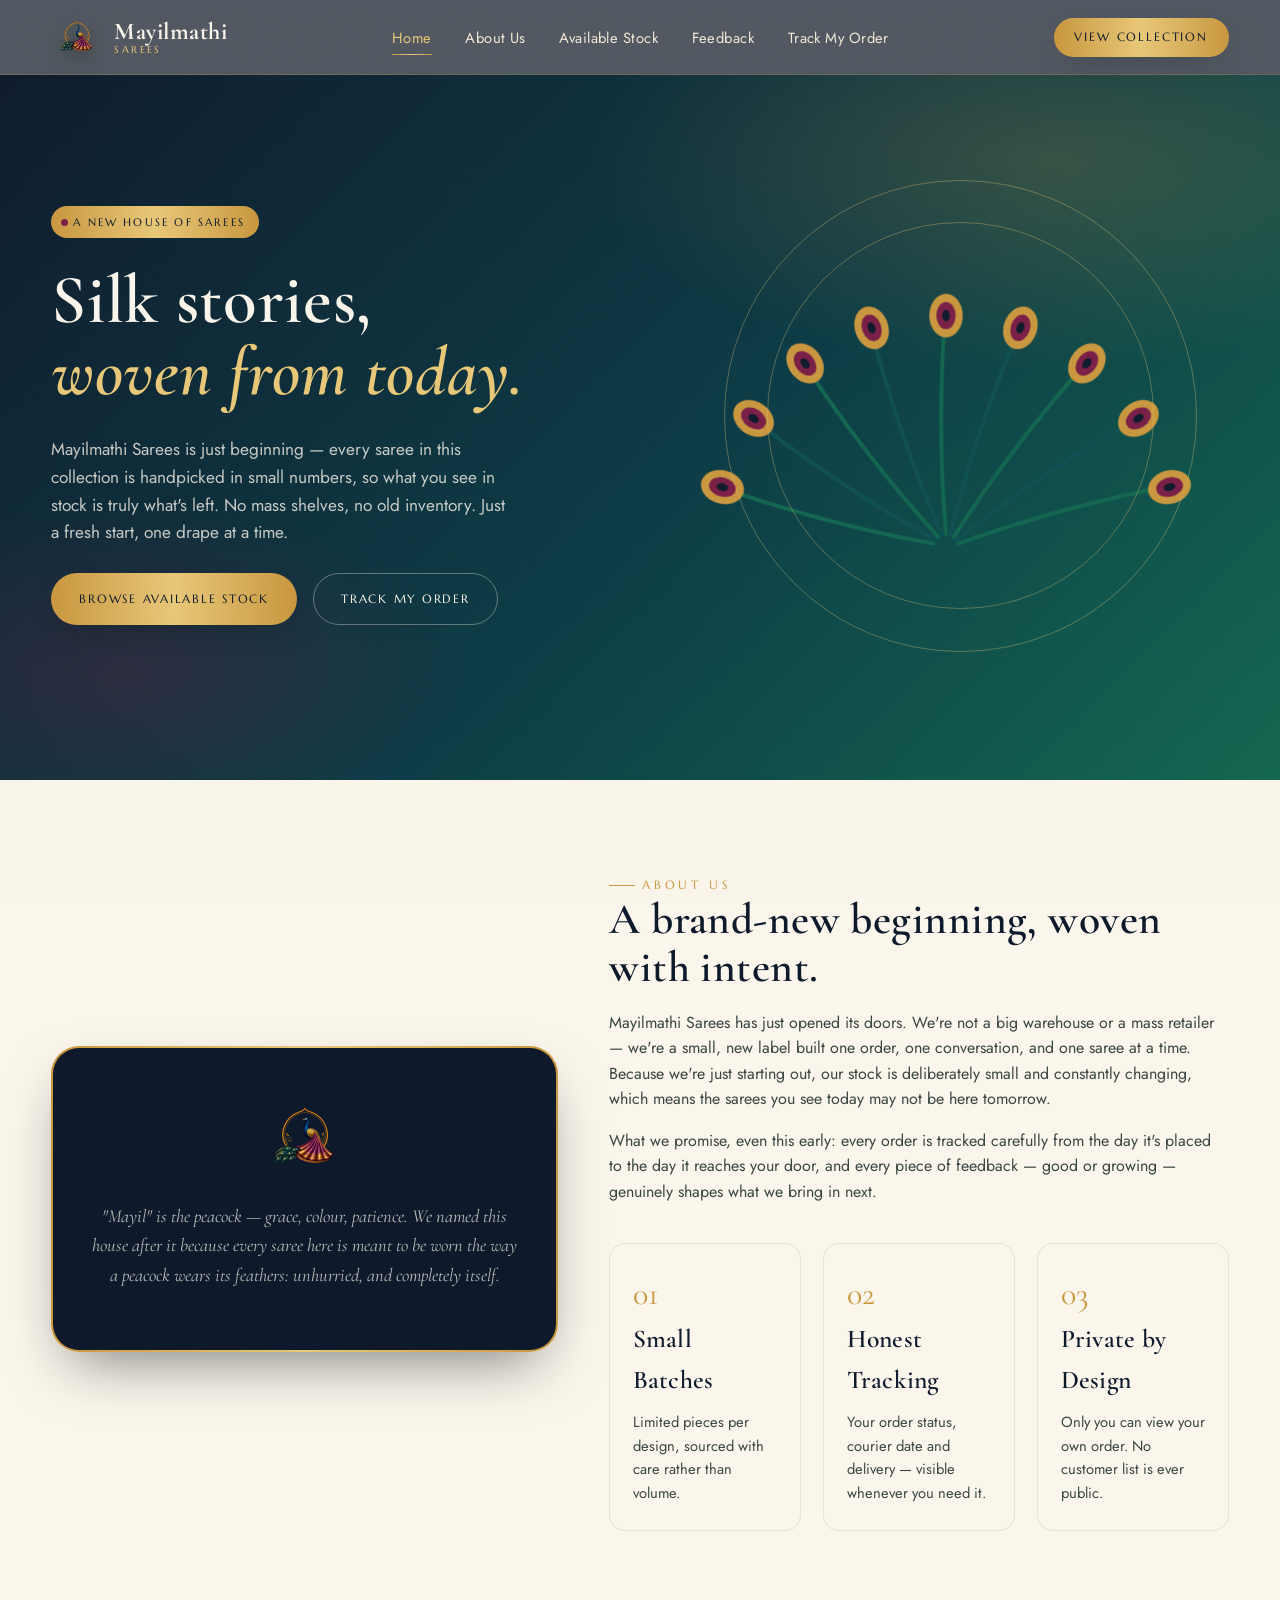
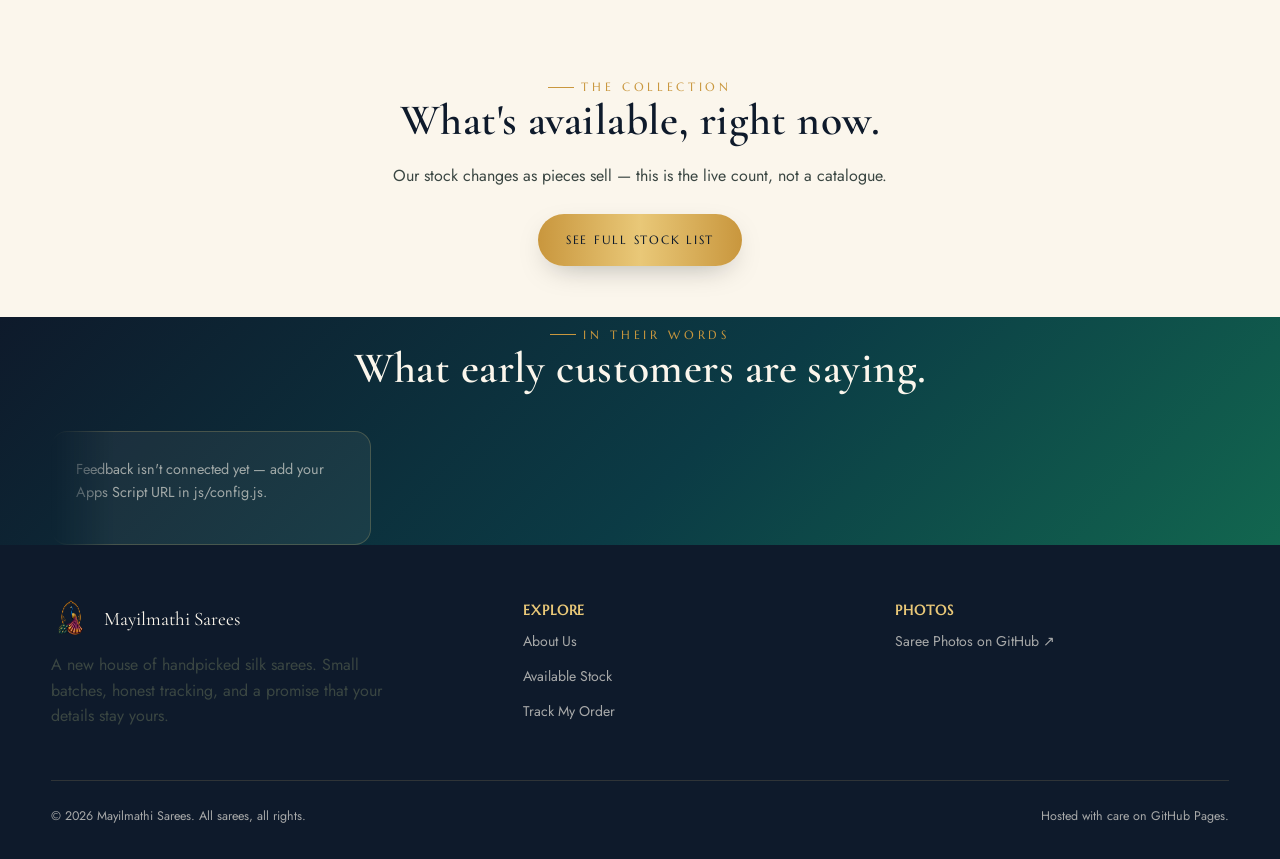
<file: index.html>
<!DOCTYPE html>
<html lang="en">
<head>
<meta charset="UTF-8">
<meta name="viewport" content="width=device-width, initial-scale=1.0">
<title>Mayilmathi Sarees — Handwoven Silk, Newly Woven for You</title>
<meta name="description" content="Mayilmathi Sarees is a new house of handpicked silk sarees. Browse available stock, read real customer feedback, and track your order any time.">
<link rel="icon" href="images/logo.png">
<link rel="stylesheet" href="css/style.css">
</head>
<body>
<div class="grain"></div>

<header class="site-header">
  <nav class="nav container">
    <a href="index.html" class="brand">
      <img src="images/logo.png" alt="Mayilmathi Sarees logo">
      <span class="brand-text">
        <span class="name">Mayilmathi</span>
        <span class="tag">Sarees</span>
      </span>
    </a>
    <ul class="nav-links">
      <li><a href="index.html" class="active">Home</a></li>
      <li><a href="index.html#about">About Us</a></li>
      <li><a href="stock.html">Available Stock</a></li>
      <li><a href="index.html#feedback">Feedback</a></li>
      <li><a href="track.html">Track My Order</a></li>
    </ul>
    <a href="stock.html" class="nav-cta">View Collection</a>
    <button class="nav-toggle" aria-label="Toggle menu"><span></span><span></span><span></span></button>
  </nav>
</header>

<!-- ============ HERO ============ -->
<section class="hero">
  <div class="container hero-grid">
    <div>
      <span class="badge-new"><span class="dot"></span>A New House of Sarees</span>
      <h1>Silk stories,<br><em>woven from today.</em></h1>
      <p class="lede">Mayilmathi Sarees is just beginning — every saree in this collection is handpicked in small numbers, so what you see in stock is truly what's left. No mass shelves, no old inventory. Just a fresh start, one drape at a time.</p>
      <div class="hero-actions">
        <a href="stock.html" class="btn btn-gold">Browse Available Stock</a>
        <a href="track.html" class="btn btn-ghost">Track My Order</a>
      </div>
    </div>
    <div class="feather-stage">
      <div class="ring"></div>
      <div class="ring inner"></div>
      <div data-feather-hero></div>
    </div>
  </div>
</section>

<!-- ============ ABOUT ============ -->
<section class="section" id="about">
  <div class="container">
    <div class="about-grid">
      <div class="about-frame reveal">
        <div class="about-frame-inner">
          <img src="images/logo.png" alt="Mayilmathi Sarees emblem">
          <p class="story">"Mayil" is the peacock — grace, colour, patience. We named this house after it because every saree here is meant to be worn the way a peacock wears its feathers: unhurried, and completely itself.</p>
        </div>
      </div>
      <div class="reveal">
        <span class="eyebrow">About Us</span>
        <h2>A brand-new beginning, woven with intent.</h2>
        <p>Mayilmathi Sarees has just opened its doors. We're not a big warehouse or a mass retailer — we're a small, new label built one order, one conversation, and one saree at a time. Because we're just starting out, our stock is deliberately small and constantly changing, which means the sarees you see today may not be here tomorrow.</p>
        <p>What we promise, even this early: every order is tracked carefully from the day it's placed to the day it reaches your door, and every piece of feedback — good or growing — genuinely shapes what we bring in next.</p>
        <div class="pillars">
          <div class="pillar">
            <div class="num">01</div>
            <h3>Small Batches</h3>
            <p style="margin:0; font-size:0.92rem;">Limited pieces per design, sourced with care rather than volume.</p>
          </div>
          <div class="pillar">
            <div class="num">02</div>
            <h3>Honest Tracking</h3>
            <p style="margin:0; font-size:0.92rem;">Your order status, courier date and delivery — visible whenever you need it.</p>
          </div>
          <div class="pillar">
            <div class="num">03</div>
            <h3>Private by Design</h3>
            <p style="margin:0; font-size:0.92rem;">Only you can view your own order. No customer list is ever public.</p>
          </div>
        </div>
      </div>
    </div>
  </div>
</section>

<!-- ============ STOCK TEASER ============ -->
<section class="section-tight">
  <div class="container" style="text-align:center;">
    <span class="eyebrow" style="justify-content:center;">The Collection</span>
    <h2>What's available, right now.</h2>
    <p style="max-width:56ch; margin:0.6rem auto 1.6rem;">Our stock changes as pieces sell — this is the live count, not a catalogue.</p>
    <a href="stock.html" class="btn btn-gold">See Full Stock List</a>
  </div>
</section>

<!-- ============ FEEDBACK RAIL ============ -->
<section class="section-dark" id="feedback">
  <div class="container">
    <div class="section-head" style="margin:0 auto 2.4rem; text-align:center; max-width:60ch;">
      <span class="eyebrow" style="justify-content:center;">In Their Words</span>
      <h2>What early customers are saying.</h2>
    </div>
  </div>
  <div class="feedback-rail-wrap container" id="feedbackWrap">
    <div class="feedback-rail" id="feedbackRail">
      <div class="feedback-card"><p style="color:rgba(251,246,236,0.6); font-size:0.9rem;">Loading feedback…</p></div>
    </div>
  </div>
</section>

<!-- ============ FOOTER ============ -->
<footer class="site-footer">
  <div class="container">
    <div class="footer-grid">
      <div>
        <div class="footer-brand"><img src="images/logo.png" alt="Mayilmathi Sarees"><span>Mayilmathi Sarees</span></div>
        <p style="max-width:36ch;">A new house of handpicked silk sarees. Small batches, honest tracking, and a promise that your details stay yours.</p>
      </div>
      <div class="footer-col">
        <h4>Explore</h4>
        <ul>
          <li><a href="index.html#about">About Us</a></li>
          <li><a href="stock.html">Available Stock</a></li>
          <li><a href="track.html">Track My Order</a></li>
        </ul>
      </div>
      <div class="footer-col">
        <h4>Photos</h4>
        <ul>
          <li><a href="#" id="repoLink" target="_blank" rel="noopener">Saree Photos on GitHub ↗</a></li>
        </ul>
      </div>
    </div>
    <div class="footer-bottom">
      <span>© <span class="year"></span> Mayilmathi Sarees. All sarees, all rights.</span>
      <span>Hosted with care on GitHub Pages.</span>
    </div>
  </div>
</footer>

<script src="js/config.js"></script>
<script src="js/main.js"></script>
<script>
document.getElementById('repoLink').href = CONFIG.IMAGE_REPO_LINK;

async function loadFeedback(){
  const rail = document.getElementById('feedbackRail');
  try{
    const data = await callApi({ action: 'feedback' });
    const items = (data && data.feedback) || [];
    if (!items.length){
      rail.innerHTML = '<div class="feedback-card"><p style="color:rgba(251,246,236,0.65); font-size:0.9rem;">Be the first to share how your saree arrived — feedback will appear here.</p></div>';
      return;
    }
    // duplicate the list once so the CSS marquee (-50%) loops seamlessly
    const doubled = items.concat(items);
    rail.innerHTML = doubled.map(f => `
      <div class="feedback-card">
        <div class="stars">${starMarkup(f.stars)}</div>
        <p class="quote">"${escapeHtml(f.feedback)}"</p>
        <div class="meta"><span>${escapeHtml(f.name || 'Customer')}</span><span>${escapeHtml(f.product || '')}</span></div>
      </div>`).join('');
  }catch(err){
    rail.innerHTML = '<div class="feedback-card"><p style="color:rgba(251,246,236,0.6); font-size:0.9rem;">Feedback isn\'t connected yet — add your Apps Script URL in js/config.js.</p></div>';
    console.warn('Feedback load failed:', err.message);
  }
}
function escapeHtml(str){
  const d = document.createElement('div');
  d.textContent = str == null ? '' : String(str);
  return d.innerHTML;
}
loadFeedback();
</script>
</body>
</html>
</file>
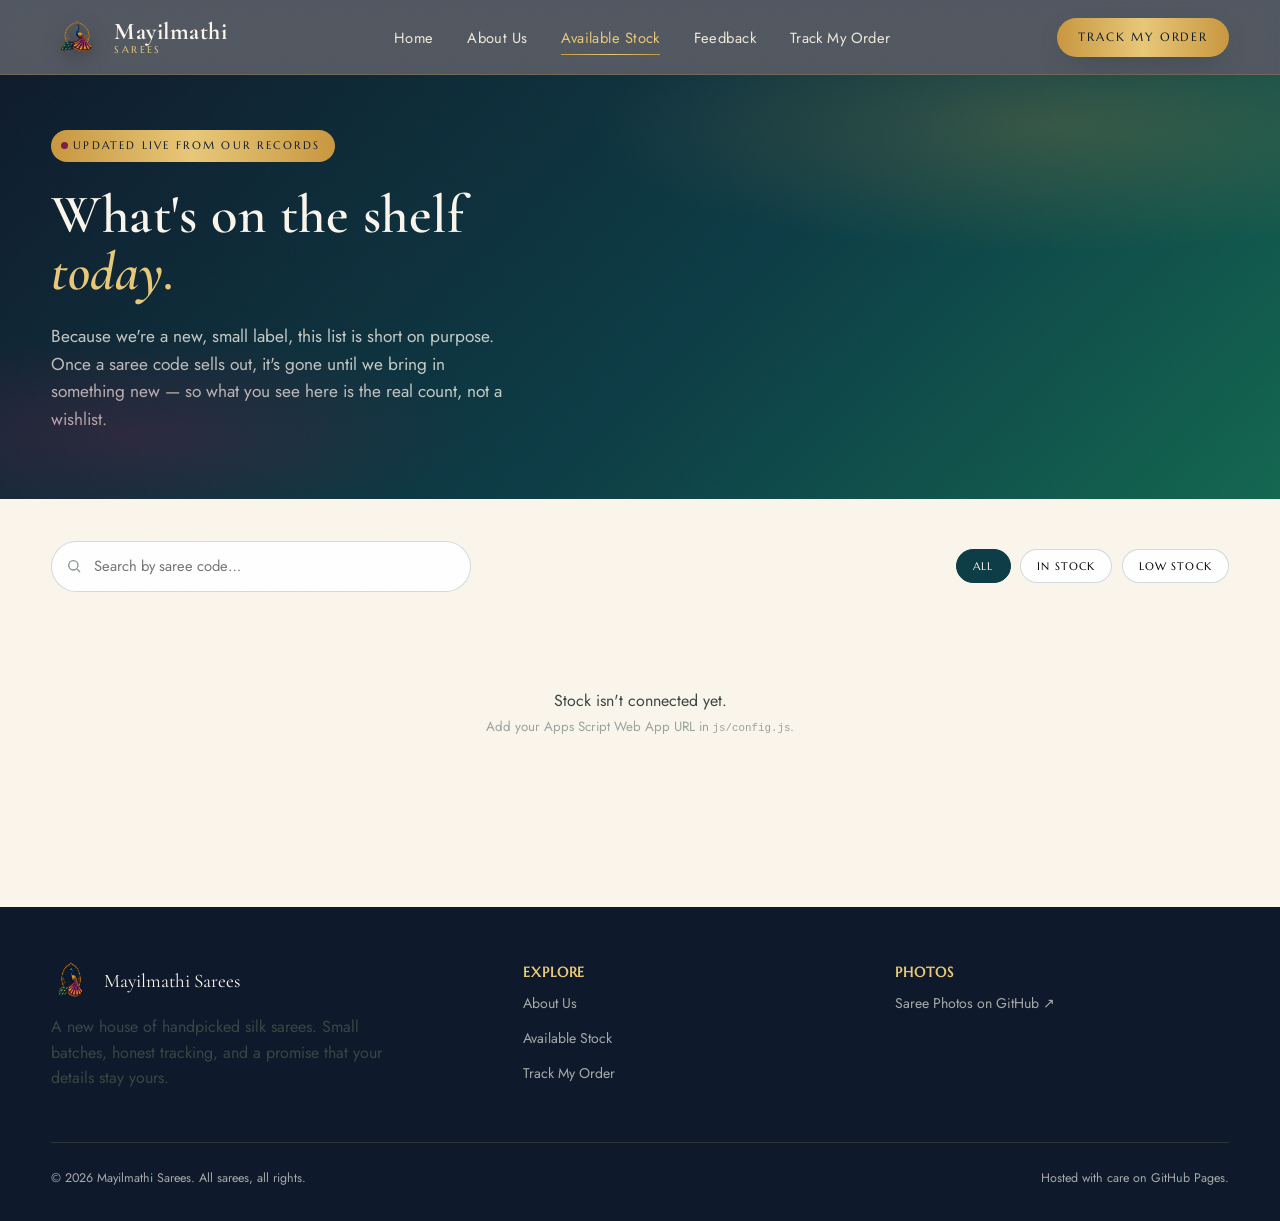
<file: stock.html>
<!DOCTYPE html>
<html lang="en">
<head>
<meta charset="UTF-8">
<meta name="viewport" content="width=device-width, initial-scale=1.0">
<title>Available Stock — Mayilmathi Sarees</title>
<meta name="description" content="See exactly what's in stock at Mayilmathi Sarees right now, pulled live from our records.">
<link rel="icon" href="images/logo.png">
<link rel="stylesheet" href="css/style.css">
</head>
<body>
<div class="grain"></div>

<header class="site-header">
  <nav class="nav container">
    <a href="index.html" class="brand">
      <img src="images/logo.png" alt="Mayilmathi Sarees logo">
      <span class="brand-text"><span class="name">Mayilmathi</span><span class="tag">Sarees</span></span>
    </a>
    <ul class="nav-links">
      <li><a href="index.html">Home</a></li>
      <li><a href="index.html#about">About Us</a></li>
      <li><a href="stock.html" class="active">Available Stock</a></li>
      <li><a href="index.html#feedback">Feedback</a></li>
      <li><a href="track.html">Track My Order</a></li>
    </ul>
    <a href="track.html" class="nav-cta">Track My Order</a>
    <button class="nav-toggle" aria-label="Toggle menu"><span></span><span></span><span></span></button>
  </nav>
</header>

<section class="hero" style="padding: 3.4rem 0 3rem;">
  <div class="container">
    <span class="badge-new"><span class="dot"></span>Updated Live From Our Records</span>
    <h1 style="font-size: clamp(2.2rem, 4.4vw, 3.4rem);">What's on the shelf<br><em>today.</em></h1>
    <p class="lede">Because we're a new, small label, this list is short on purpose. Once a saree code sells out, it's gone until we bring in something new — so what you see here is the real count, not a wishlist.</p>
  </div>
</section>

<section class="section" style="padding-top: 2.6rem;">
  <div class="container">
    <div class="toolbar">
      <div class="search-box">
        <svg viewBox="0 0 24 24" fill="none" stroke="currentColor" stroke-width="2"><circle cx="11" cy="11" r="7"/><line x1="21" y1="21" x2="16.65" y2="16.65"/></svg>
        <input type="text" id="searchInput" placeholder="Search by saree code…" aria-label="Search saree code">
      </div>
      <div style="display:flex; gap:0.6rem; flex-wrap:wrap;">
        <button class="filter-chip active" data-filter="all">All</button>
        <button class="filter-chip" data-filter="in">In Stock</button>
        <button class="filter-chip" data-filter="low">Low Stock</button>
      </div>
    </div>

    <div class="stock-grid" id="stockGrid">
      <div class="skeleton"></div><div class="skeleton"></div><div class="skeleton"></div><div class="skeleton"></div>
    </div>

    <div class="empty-state" id="emptyState" style="display:none;">
      <svg viewBox="0 0 24 24" fill="none" stroke="currentColor" stroke-width="1.5"><path d="M3 7h18M3 12h18M3 17h18"/></svg>
      <p>No sarees match that search right now.</p>
    </div>
  </div>
</section>

<footer class="site-footer">
  <div class="container">
    <div class="footer-grid">
      <div>
        <div class="footer-brand"><img src="images/logo.png" alt="Mayilmathi Sarees"><span>Mayilmathi Sarees</span></div>
        <p style="max-width:36ch;">A new house of handpicked silk sarees. Small batches, honest tracking, and a promise that your details stay yours.</p>
      </div>
      <div class="footer-col">
        <h4>Explore</h4>
        <ul>
          <li><a href="index.html#about">About Us</a></li>
          <li><a href="stock.html">Available Stock</a></li>
          <li><a href="track.html">Track My Order</a></li>
        </ul>
      </div>
      <div class="footer-col">
        <h4>Photos</h4>
        <ul><li><a href="#" id="repoLink" target="_blank" rel="noopener">Saree Photos on GitHub ↗</a></li></ul>
      </div>
    </div>
    <div class="footer-bottom">
      <span>© <span class="year"></span> Mayilmathi Sarees. All sarees, all rights.</span>
      <span>Hosted with care on GitHub Pages.</span>
    </div>
  </div>
</footer>

<script src="js/config.js"></script>
<script src="js/main.js"></script>
<script src="js/stock.js"></script>
</body>
</html>
</file>
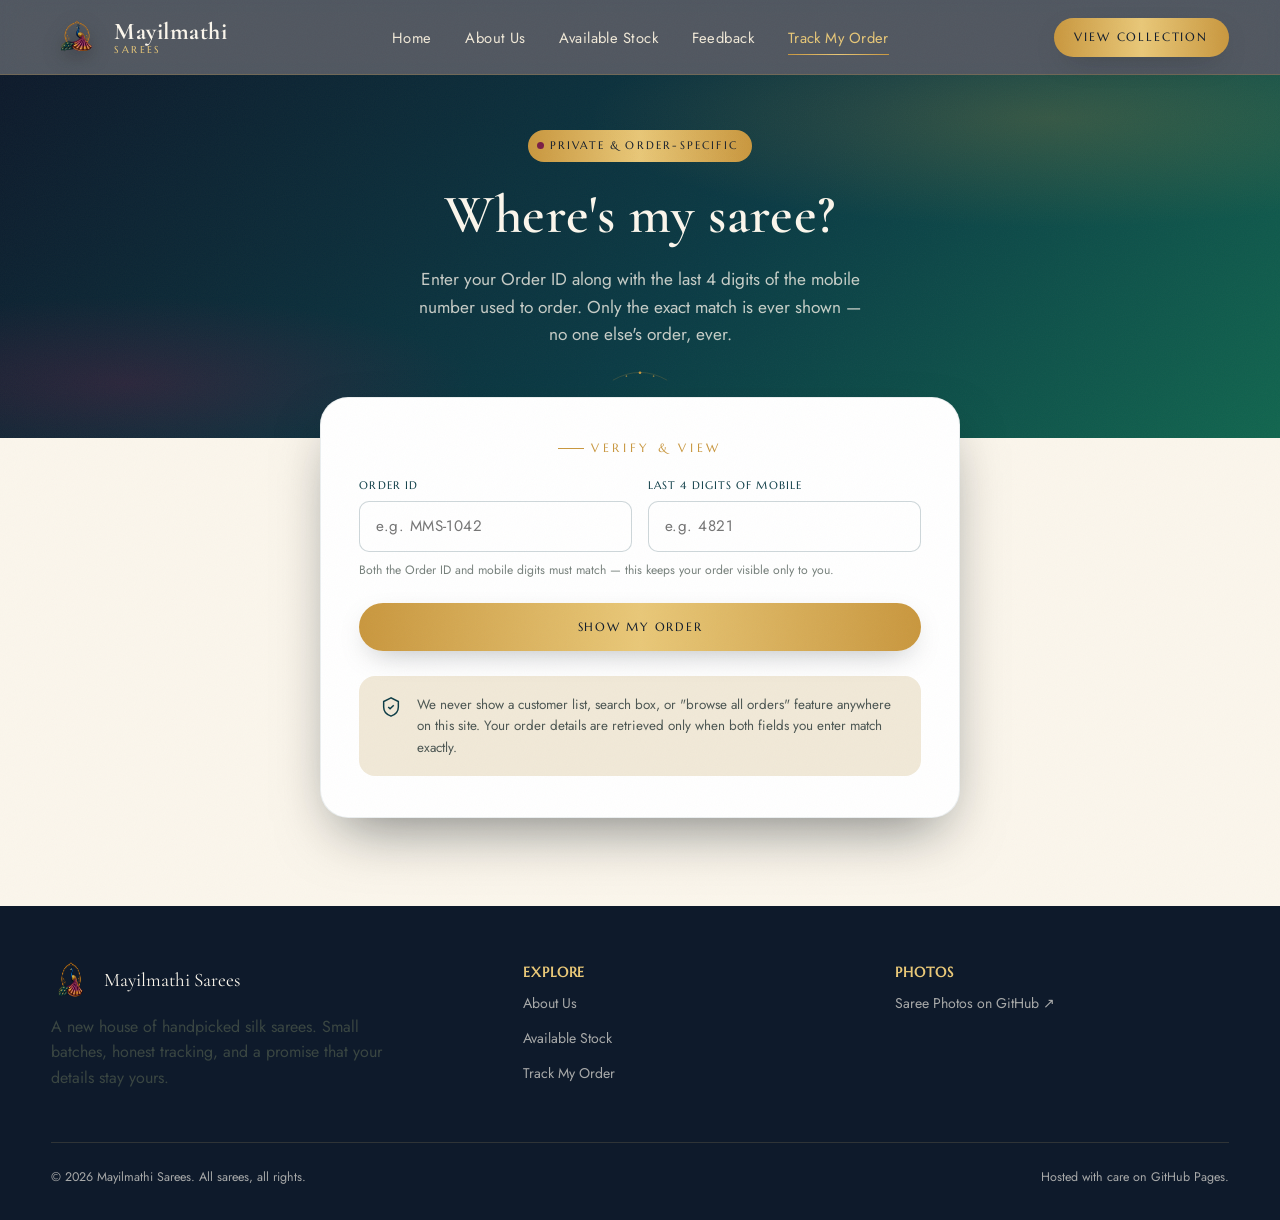
<file: track.html>
<!DOCTYPE html>
<html lang="en">
<head>
<meta charset="UTF-8">
<meta name="viewport" content="width=device-width, initial-scale=1.0">
<title>Track My Order — Mayilmathi Sarees</title>
<meta name="description" content="Enter your Order ID and mobile number to privately view your Mayilmathi Sarees order status.">
<link rel="icon" href="images/logo.png">
<link rel="stylesheet" href="css/style.css">
</head>
<body>
<div class="grain"></div>

<header class="site-header">
  <nav class="nav container">
    <a href="index.html" class="brand">
      <img src="images/logo.png" alt="Mayilmathi Sarees logo">
      <span class="brand-text"><span class="name">Mayilmathi</span><span class="tag">Sarees</span></span>
    </a>
    <ul class="nav-links">
      <li><a href="index.html">Home</a></li>
      <li><a href="index.html#about">About Us</a></li>
      <li><a href="stock.html">Available Stock</a></li>
      <li><a href="index.html#feedback">Feedback</a></li>
      <li><a href="track.html" class="active">Track My Order</a></li>
    </ul>
    <a href="stock.html" class="nav-cta">View Collection</a>
    <button class="nav-toggle" aria-label="Toggle menu"><span></span><span></span><span></span></button>
  </nav>
</header>

<section class="hero" style="padding: 3.4rem 0 4.5rem;">
  <div class="container" style="text-align:center;">
    <span class="badge-new" style="margin-inline:auto;"><span class="dot"></span>Private &amp; Order-Specific</span>
    <h1 style="font-size: clamp(2.2rem, 4.4vw, 3.4rem);">Where's my saree?</h1>
    <p class="lede" style="margin-inline:auto;">Enter your Order ID along with the last 4 digits of the mobile number used to order. Only the exact match is ever shown — no one else's order, ever.</p>
  </div>
</section>

<section class="section" style="padding-top: 0; margin-top: -2.6rem;">
  <div class="container">
    <div class="track-panel reveal in">
      <div class="arch" data-feather-divider></div>
      <span class="eyebrow" style="justify-content:center; display:flex; margin-bottom:1.2rem;">Verify &amp; View</span>
      <form id="trackForm" autocomplete="off">
        <div class="field-row">
          <div class="field">
            <label for="orderId">Order ID</label>
            <input type="text" id="orderId" name="orderId" placeholder="e.g. MMS-1042" required>
          </div>
          <div class="field">
            <label for="phone4">Last 4 Digits of Mobile</label>
            <input type="text" id="phone4" name="phone4" placeholder="e.g. 4821" inputmode="numeric" pattern="[0-9]{4}" maxlength="4" required>
          </div>
        </div>
        <p class="field-hint">Both the Order ID and mobile digits must match — this keeps your order visible only to you.</p>
        <button type="submit" class="btn btn-gold" id="trackSubmit">Show My Order</button>
      </form>

      <div class="track-status" id="trackStatus"></div>

      <div class="privacy-note">
        <svg viewBox="0 0 24 24" fill="none" stroke="currentColor" stroke-width="1.6"><path d="M12 2 4 6v6c0 5 3.5 8.5 8 10 4.5-1.5 8-5 8-10V6l-8-4Z"/><path d="m9 12 2 2 4-4"/></svg>
        <span>We never show a customer list, search box, or "browse all orders" feature anywhere on this site. Your order details are retrieved only when both fields you enter match exactly.</span>
      </div>
    </div>

    <div class="order-results" id="orderResults" style="display:none;"></div>
  </div>
</section>

<footer class="site-footer">
  <div class="container">
    <div class="footer-grid">
      <div>
        <div class="footer-brand"><img src="images/logo.png" alt="Mayilmathi Sarees"><span>Mayilmathi Sarees</span></div>
        <p style="max-width:36ch;">A new house of handpicked silk sarees. Small batches, honest tracking, and a promise that your details stay yours.</p>
      </div>
      <div class="footer-col">
        <h4>Explore</h4>
        <ul>
          <li><a href="index.html#about">About Us</a></li>
          <li><a href="stock.html">Available Stock</a></li>
          <li><a href="track.html">Track My Order</a></li>
        </ul>
      </div>
      <div class="footer-col">
        <h4>Photos</h4>
        <ul><li><a href="#" id="repoLink" target="_blank" rel="noopener">Saree Photos on GitHub ↗</a></li></ul>
      </div>
    </div>
    <div class="footer-bottom">
      <span>© <span class="year"></span> Mayilmathi Sarees. All sarees, all rights.</span>
      <span>Hosted with care on GitHub Pages.</span>
    </div>
  </div>
</footer>

<script src="js/config.js"></script>
<script src="js/main.js"></script>
<script src="js/track.js"></script>
</body>
</html>
</file>
<file: css/style.css>
/* ============================================================
   MAYILMATHI SAREES — DESIGN SYSTEM
   Palette   : peacock teal / midnight indigo / temple gold / wine
   Display   : 'Cormorant Garamond'  (headlines, italic accents)
   Eyebrow   : 'Marcellus'           (carved, temple-inscription feel)
   Body/UI   : 'Jost'                (clean, modern, legible)
   Signature : the unfurling peacock-feather fan, echoed in dividers,
               loaders, the order-lookup reveal and the feedback rail.
============================================================ */

@import url('https://fonts.googleapis.com/css2?family=Cormorant+Garamond:ital,wght@0,400;0,500;0,600;0,700;1,500;1,600&family=Marcellus&family=Jost:wght@300;400;500;600;700&display=swap');

:root{
  --peacock:      #0B3B45;
  --peacock-2:    #0E4F52;
  --midnight:     #0E1A2B;
  --midnight-2:   #16283F;
  --wine:         #7A1E46;
  --wine-2:       #9C2D57;
  --gold:         #C9973E;
  --gold-light:   #E9C878;
  --gold-pale:    #F4E3B2;
  --emerald:      #12664F;
  --ivory:        #FBF6EC;
  --ivory-dim:    #F1E9D8;
  --ink:          #16211F;

  --grad-royal: linear-gradient(135deg, var(--midnight) 0%, var(--peacock) 55%, var(--emerald) 100%);
  --grad-gold:  linear-gradient(90deg, var(--gold) 0%, var(--gold-light) 50%, var(--gold) 100%);
  --grad-pallu: linear-gradient(160deg, var(--wine) 0%, var(--wine-2) 45%, var(--gold) 130%);

  --shadow-deep: 0 25px 60px -20px rgba(6, 15, 20, 0.55);
  --shadow-soft: 0 10px 30px -12px rgba(6, 15, 20, 0.35);

  --radius-lg: 28px;
  --radius-md: 16px;
  --radius-sm: 10px;

  --ease-silk: cubic-bezier(.22,.61,.36,1);
  --dur-slow: 900ms;
  --dur-med: 480ms;
  --dur-fast: 220ms;
}

*, *::before, *::after{ box-sizing: border-box; }
html{ scroll-behavior: smooth; }

@media (prefers-reduced-motion: reduce){
  html{ scroll-behavior: auto; }
  *, *::before, *::after{
    animation-duration: 0.001ms !important;
    animation-iteration-count: 1 !important;
    transition-duration: 0.001ms !important;
    scroll-behavior: auto !important;
  }
}

body{
  margin: 0;
  background: var(--ivory);
  color: var(--ink);
  font-family: 'Jost', sans-serif;
  font-weight: 400;
  line-height: 1.6;
  overflow-x: hidden;
  -webkit-font-smoothing: antialiased;
}

h1, h2, h3, h4{
  font-family: 'Cormorant Garamond', serif;
  font-weight: 600;
  margin: 0 0 0.4em;
  color: var(--midnight);
  letter-spacing: 0.01em;
}

h1{ font-size: clamp(2.6rem, 5.4vw, 4.6rem); line-height: 1.05; }
h2{ font-size: clamp(1.9rem, 3.4vw, 2.9rem); line-height: 1.12; }
h3{ font-size: clamp(1.3rem, 2vw, 1.7rem); }

p{ margin: 0 0 1em; color: #3A4642; }

a{ color: inherit; text-decoration: none; }

.eyebrow{
  font-family: 'Marcellus', serif;
  text-transform: uppercase;
  letter-spacing: 0.32em;
  font-size: 0.72rem;
  color: var(--gold);
  display: inline-flex;
  align-items: center;
  gap: 0.6em;
}
.eyebrow::before{
  content: '';
  width: 26px; height: 1px;
  background: var(--gold);
  display: inline-block;
}

.container{
  width: min(1180px, 92%);
  margin: 0 auto;
}

img{ max-width: 100%; display: block; }

::selection{ background: var(--gold-light); color: var(--midnight); }

/* focus visibility */
a:focus-visible, button:focus-visible, input:focus-visible{
  outline: 2px solid var(--gold);
  outline-offset: 3px;
  border-radius: 4px;
}

/* ============================= NAV ============================= */
.site-header{
  position: sticky;
  top: 0;
  z-index: 100;
  background: rgba(14, 26, 43, 0.72);
  backdrop-filter: blur(14px) saturate(140%);
  -webkit-backdrop-filter: blur(14px) saturate(140%);
  border-bottom: 1px solid rgba(201, 151, 62, 0.25);
  transition: background var(--dur-med) var(--ease-silk);
}

.nav{
  display: flex;
  align-items: center;
  justify-content: space-between;
  padding: 0.7rem 0;
}

.brand{
  display: flex;
  align-items: center;
  gap: 0.7rem;
}
.brand img{
  height: 52px;
  width: 52px;
  object-fit: contain;
  filter: drop-shadow(0 4px 10px rgba(0,0,0,0.35));
}
.brand-text{
  display: flex;
  flex-direction: column;
  line-height: 1.05;
}
.brand-text .name{
  font-family: 'Cormorant Garamond', serif;
  font-weight: 700;
  font-size: 1.5rem;
  color: var(--ivory);
  letter-spacing: 0.02em;
}
.brand-text .tag{
  font-family: 'Marcellus', serif;
  font-size: 0.62rem;
  letter-spacing: 0.24em;
  text-transform: uppercase;
  color: var(--gold-light);
}

.nav-links{
  display: flex;
  align-items: center;
  gap: 2.1rem;
  list-style: none;
  margin: 0; padding: 0;
}
.nav-links a{
  position: relative;
  font-size: 0.92rem;
  letter-spacing: 0.03em;
  color: var(--ivory-dim);
  padding: 0.3rem 0;
  transition: color var(--dur-fast) ease;
}
.nav-links a::after{
  content: '';
  position: absolute; left: 0; bottom: -2px;
  width: 0; height: 1.5px;
  background: var(--grad-gold);
  transition: width var(--dur-med) var(--ease-silk);
}
.nav-links a:hover, .nav-links a.active{ color: var(--gold-light); }
.nav-links a:hover::after, .nav-links a.active::after{ width: 100%; }

.nav-cta{
  font-family: 'Marcellus', serif;
  font-size: 0.72rem;
  letter-spacing: 0.16em;
  text-transform: uppercase;
  color: var(--midnight);
  background: var(--grad-gold);
  padding: 0.65rem 1.3rem;
  border-radius: 999px;
  box-shadow: var(--shadow-soft);
  transition: transform var(--dur-fast) ease, box-shadow var(--dur-fast) ease;
}
.nav-cta:hover{ transform: translateY(-2px); box-shadow: 0 14px 30px -10px rgba(201,151,62,0.55); }

.nav-toggle{
  display: none;
  background: none;
  border: none;
  cursor: pointer;
  width: 40px; height: 32px;
  position: relative;
}
.nav-toggle span{
  position: absolute; left: 6px; right: 6px; height: 2px;
  background: var(--gold-light);
  transition: all var(--dur-fast) var(--ease-silk);
}
.nav-toggle span:nth-child(1){ top: 8px; }
.nav-toggle span:nth-child(2){ top: 16px; }
.nav-toggle span:nth-child(3){ top: 24px; }
.nav-toggle.open span:nth-child(1){ transform: translateY(8px) rotate(45deg); }
.nav-toggle.open span:nth-child(2){ opacity: 0; }
.nav-toggle.open span:nth-child(3){ transform: translateY(-8px) rotate(-45deg); }

@media (max-width: 860px){
  .nav-toggle{ display: block; }
  .nav-links{
    position: fixed; inset: 68px 0 auto 0;
    flex-direction: column;
    background: rgba(14,26,43,0.98);
    padding: 1.4rem 0 2rem;
    gap: 1.1rem;
    transform: translateY(-140%);
    opacity: 0;
    transition: transform var(--dur-med) var(--ease-silk), opacity var(--dur-med) ease;
    border-bottom: 1px solid rgba(201,151,62,0.25);
  }
  .nav-links.open{ transform: translateY(0); opacity: 1; }
  .nav-cta{ display: none; }
}

/* ============================= HERO ============================= */
.hero{
  position: relative;
  background: var(--grad-royal);
  overflow: hidden;
  padding: 4.5rem 0 6rem;
  isolation: isolate;
}
.hero::before{
  content: '';
  position: absolute; inset: 0;
  background:
    radial-gradient(60% 50% at 82% 12%, rgba(201,151,62,0.22), transparent 60%),
    radial-gradient(45% 40% at 10% 85%, rgba(122,30,70,0.28), transparent 60%);
  z-index: 0;
}
.hero-grid{
  position: relative; z-index: 1;
  display: grid;
  grid-template-columns: 1.05fr 0.95fr;
  gap: 3rem;
  align-items: center;
}
@media (max-width: 900px){ .hero-grid{ grid-template-columns: 1fr; } }

.hero h1{ color: var(--ivory); margin-top: 0.5rem; }
.hero h1 em{
  font-style: italic;
  color: var(--gold-light);
}
.hero .lede{
  color: rgba(251,246,236,0.78);
  font-size: 1.08rem;
  max-width: 46ch;
}
.hero-actions{ display: flex; gap: 1rem; flex-wrap: wrap; margin-top: 1.6rem; }

.btn{
  font-family: 'Marcellus', serif;
  font-size: 0.78rem;
  letter-spacing: 0.14em;
  text-transform: uppercase;
  padding: 0.95rem 1.7rem;
  border-radius: 999px;
  border: 1px solid transparent;
  cursor: pointer;
  display: inline-flex;
  align-items: center;
  gap: 0.6em;
  transition: transform var(--dur-fast) var(--ease-silk), box-shadow var(--dur-fast) ease, background var(--dur-fast) ease;
}
.btn-gold{
  background: var(--grad-gold);
  color: var(--midnight);
  box-shadow: var(--shadow-soft);
}
.btn-gold:hover{ transform: translateY(-3px); box-shadow: 0 16px 34px -12px rgba(201,151,62,0.6); }
.btn-ghost{
  background: transparent;
  color: var(--ivory);
  border-color: rgba(251,246,236,0.35);
}
.btn-ghost:hover{ border-color: var(--gold-light); color: var(--gold-light); transform: translateY(-3px); }

.badge-new{
  display: inline-flex;
  align-items: center;
  gap: 0.5em;
  font-family: 'Marcellus', serif;
  font-size: 0.68rem;
  letter-spacing: 0.2em;
  text-transform: uppercase;
  color: var(--midnight);
  background: var(--grad-gold);
  padding: 0.45rem 0.9rem 0.45rem 0.6rem;
  border-radius: 999px;
  margin-bottom: 1.1rem;
}
.badge-new .dot{
  width: 7px; height: 7px; border-radius: 50%;
  background: var(--wine);
  animation: pulse-dot 1.8s ease-in-out infinite;
}
@keyframes pulse-dot{
  0%, 100%{ transform: scale(1); opacity: 1; }
  50%{ transform: scale(1.5); opacity: 0.5; }
}

/* ---- Signature: unfurling peacock feather-fan ---- */
.feather-stage{
  position: relative;
  aspect-ratio: 1 / 1;
  display: flex;
  align-items: center;
  justify-content: center;
}
.feather-fan{
  width: min(420px, 90%);
  overflow: visible;
}
.feather-fan .quill{
  transform-origin: 50% 100%;
  transform: rotate(var(--rot, 0deg)) scaleY(0.15);
  opacity: 0;
  animation: unfurl var(--dur-slow) var(--ease-silk) forwards;
  animation-delay: var(--delay, 0ms);
}
@keyframes unfurl{
  to{ transform: rotate(var(--rot, 0deg)) scaleY(1); opacity: 1; }
}
.feather-fan .eye{
  animation: shimmer 4.5s ease-in-out infinite;
  animation-delay: var(--delay, 0ms);
  transform-origin: center;
}
@keyframes shimmer{
  0%, 100%{ filter: brightness(1); }
  50%{ filter: brightness(1.28); }
}
.feather-stage .ring{
  position: absolute; inset: 6%;
  border: 1px solid rgba(233,200,120,0.35);
  border-radius: 50%;
  animation: spin-slow 46s linear infinite;
}
.feather-stage .ring.inner{ inset: 14%; animation-duration: 34s; animation-direction: reverse; }
@keyframes spin-slow{ to{ transform: rotate(360deg); } }

/* ============================= SECTIONS ============================= */
.section{ padding: 5.5rem 0; }
.section-tight{ padding: 3.2rem 0; }
.section-dark{
  background: var(--grad-royal);
  color: var(--ivory);
}
.section-dark h2, .section-dark h3{ color: var(--ivory); }
.section-dark p{ color: rgba(251,246,236,0.75); }

.section-head{
  max-width: 62ch;
  margin-bottom: 2.6rem;
}

.divider-fan{
  display: flex; align-items: center; justify-content: center;
  gap: 0.5rem;
  margin: 0.6rem 0 2.2rem;
  opacity: 0.85;
}
.divider-fan svg{ width: 120px; height: 22px; }

/* ============================= ABOUT ============================= */
.about-grid{
  display: grid;
  grid-template-columns: 0.9fr 1.1fr;
  gap: 3.2rem;
  align-items: center;
}
@media (max-width: 900px){ .about-grid{ grid-template-columns: 1fr; } }

.about-frame{
  position: relative;
  border-radius: var(--radius-lg);
  padding: 2px;
  background: var(--grad-gold);
  box-shadow: var(--shadow-deep);
}
.about-frame-inner{
  background: var(--midnight);
  border-radius: calc(var(--radius-lg) - 2px);
  padding: 2.6rem 2.2rem;
  display: flex;
  flex-direction: column;
  align-items: center;
  text-align: center;
  gap: 1rem;
}
.about-frame-inner img{ height: 96px; width: 96px; object-fit: contain; }
.about-frame-inner .story{ color: rgba(251,246,236,0.72); font-style: italic; font-family: 'Cormorant Garamond', serif; font-size: 1.15rem; }

.pillars{
  display: grid;
  grid-template-columns: repeat(3, 1fr);
  gap: 1.4rem;
  margin-top: 2.4rem;
}
@media (max-width: 640px){ .pillars{ grid-template-columns: 1fr; } }
.pillar{
  background: var(--ivory);
  border: 1px solid rgba(11,59,69,0.1);
  border-radius: var(--radius-md);
  padding: 1.5rem 1.4rem;
  transition: transform var(--dur-med) var(--ease-silk), box-shadow var(--dur-med) ease;
}
.pillar:hover{ transform: translateY(-6px); box-shadow: var(--shadow-soft); }
.pillar .num{ font-family: 'Cormorant Garamond', serif; font-size: 2rem; color: var(--gold); }

/* ============================= FEEDBACK RAIL (horizontal auto-scroll) ============================= */
.feedback-rail-wrap{
  position: relative;
  --fade: 64px;
  mask-image: linear-gradient(90deg, transparent 0, #000 var(--fade), #000 calc(100% - var(--fade)), transparent 100%);
  -webkit-mask-image: linear-gradient(90deg, transparent 0, #000 var(--fade), #000 calc(100% - var(--fade)), transparent 100%);
}
.feedback-rail{
  display: flex;
  gap: 1.3rem;
  width: max-content;
  animation: scroll-rail 42s linear infinite;
}
.feedback-rail-wrap:hover .feedback-rail,
.feedback-rail-wrap:focus-within .feedback-rail{ animation-play-state: paused; }
@keyframes scroll-rail{
  from{ transform: translateX(0); }
  to{ transform: translateX(-50%); }
}
.feedback-card{
  flex: 0 0 320px;
  background: rgba(251,246,236,0.06);
  border: 1px solid rgba(233,200,120,0.22);
  border-radius: var(--radius-md);
  padding: 1.6rem 1.5rem;
  backdrop-filter: blur(6px);
}
.stars{ color: var(--gold-light); letter-spacing: 0.15em; font-size: 1rem; margin-bottom: 0.6rem; }
.stars .off{ color: rgba(233,200,120,0.25); }
.feedback-card .quote{ font-family: 'Cormorant Garamond', serif; font-style: italic; font-size: 1.08rem; color: var(--ivory); }
.feedback-card .meta{ margin-top: 1rem; display: flex; justify-content: space-between; font-size: 0.75rem; color: rgba(251,246,236,0.55); letter-spacing: 0.04em; }

/* ============================= STOCK GRID ============================= */
.toolbar{
  display: flex;
  flex-wrap: wrap;
  gap: 1rem;
  align-items: center;
  justify-content: space-between;
  margin-bottom: 2rem;
}
.search-box{
  position: relative;
  flex: 1 1 320px;
  max-width: 420px;
}
.search-box input{
  width: 100%;
  padding: 0.85rem 1.1rem 0.85rem 2.6rem;
  border-radius: 999px;
  border: 1px solid rgba(11,59,69,0.18);
  background: #fff;
  font-family: 'Jost', sans-serif;
  font-size: 0.92rem;
  transition: border-color var(--dur-fast) ease, box-shadow var(--dur-fast) ease;
}
.search-box input:focus{ border-color: var(--gold); box-shadow: 0 0 0 4px rgba(201,151,62,0.15); outline: none; }
.search-box svg{ position: absolute; left: 0.95rem; top: 50%; transform: translateY(-50%); width: 16px; height: 16px; opacity: 0.5; }

.filter-chip{
  font-family: 'Marcellus', serif;
  font-size: 0.7rem;
  letter-spacing: 0.1em;
  text-transform: uppercase;
  padding: 0.55rem 1rem;
  border-radius: 999px;
  border: 1px solid rgba(11,59,69,0.18);
  background: #fff;
  cursor: pointer;
  transition: all var(--dur-fast) ease;
}
.filter-chip.active, .filter-chip:hover{
  background: var(--peacock);
  color: var(--ivory);
  border-color: var(--peacock);
}

.stock-grid{
  display: grid;
  grid-template-columns: repeat(auto-fill, minmax(260px, 1fr));
  gap: 1.6rem;
}
.stock-card{
  background: #fff;
  border-radius: var(--radius-md);
  overflow: hidden;
  box-shadow: var(--shadow-soft);
  border: 1px solid rgba(11,59,69,0.08);
  transition: transform var(--dur-med) var(--ease-silk), box-shadow var(--dur-med) ease;
  opacity: 0;
  transform: translateY(18px);
  animation: rise var(--dur-med) var(--ease-silk) forwards;
}
@keyframes rise{ to{ opacity: 1; transform: translateY(0); } }
.stock-card:hover{ transform: translateY(-8px); box-shadow: var(--shadow-deep); }
.stock-card .thumb{
  position: relative;
  aspect-ratio: 3 / 4;
  background: linear-gradient(160deg, #eee, #f7f2e6);
  overflow: hidden;
}
.stock-card .thumb img{
  width: 100%; height: 100%; object-fit: cover;
  transition: transform 700ms var(--ease-silk);
}
.stock-card:hover .thumb img{ transform: scale(1.07); }
.stock-card .avail-tag{
  position: absolute; top: 0.7rem; right: 0.7rem;
  font-family: 'Marcellus', serif;
  font-size: 0.62rem;
  letter-spacing: 0.08em;
  text-transform: uppercase;
  padding: 0.35rem 0.7rem;
  border-radius: 999px;
  color: var(--ivory);
  background: var(--emerald);
}
.stock-card .avail-tag.low{ background: var(--wine); }
.stock-card .avail-tag.out{ background: #555; }
.stock-card .body{ padding: 1.1rem 1.2rem 1.3rem; }
.stock-card .code{ font-family: 'Marcellus', serif; font-size: 0.68rem; letter-spacing: 0.14em; color: var(--gold); text-transform: uppercase; }
.stock-card h3{ margin: 0.3rem 0 0.5rem; }
.stock-card .qty-line{ font-size: 0.85rem; color: #56635f; display: flex; justify-content: space-between; }

.empty-state{
  text-align: center;
  padding: 4rem 1rem;
  color: #6b7570;
}
.empty-state svg{ width: 56px; height: 56px; margin-bottom: 1rem; opacity: 0.5; }

.skeleton{
  border-radius: var(--radius-md);
  overflow: hidden;
  background: linear-gradient(100deg, #eee 30%, #f6f1e4 50%, #eee 70%);
  background-size: 200% 100%;
  animation: shimmer-load 1.4s ease-in-out infinite;
  aspect-ratio: 3/4.6;
}
@keyframes shimmer-load{ from{ background-position: 200% 0; } to{ background-position: -200% 0; } }

/* ============================= ORDER TRACK ============================= */
.track-panel{
  max-width: 640px;
  margin: 0 auto;
  background: #fff;
  border-radius: var(--radius-lg);
  box-shadow: var(--shadow-deep);
  padding: 2.6rem 2.4rem;
  position: relative;
  border: 1px solid rgba(11,59,69,0.08);
}
.track-panel .arch{
  position: absolute; top: -34px; left: 50%; transform: translateX(-50%);
  width: 68px; height: 40px;
}
.field-row{ display: grid; grid-template-columns: 1fr 1fr; gap: 1rem; margin-bottom: 1.2rem; }
@media (max-width: 560px){ .field-row{ grid-template-columns: 1fr; } }
.field{ display: flex; flex-direction: column; gap: 0.4rem; }
.field label{
  font-family: 'Marcellus', serif;
  font-size: 0.68rem;
  letter-spacing: 0.1em;
  text-transform: uppercase;
  color: var(--peacock);
}
.field input{
  padding: 0.85rem 1rem;
  border-radius: var(--radius-sm);
  border: 1px solid rgba(11,59,69,0.2);
  font-family: 'Jost', sans-serif;
  font-size: 0.95rem;
  letter-spacing: 0.03em;
  transition: border-color var(--dur-fast) ease, box-shadow var(--dur-fast) ease;
}
.field input:focus{ outline: none; border-color: var(--gold); box-shadow: 0 0 0 4px rgba(201,151,62,0.15); }
.field-hint{ font-size: 0.76rem; color: #77817c; margin-top: -0.6rem; margin-bottom: 1rem; }

.track-panel .btn{ width: 100%; justify-content: center; margin-top: 0.4rem; }

.track-status{
  margin-top: 1.4rem;
  border-radius: var(--radius-sm);
  padding: 0.9rem 1.1rem;
  font-size: 0.88rem;
  display: none;
}
.track-status.show{ display: block; animation: rise var(--dur-fast) var(--ease-silk); }
.track-status.error{ background: #FBEAEF; color: #8A2140; border: 1px solid #F3C6D5; }
.track-status.loading{ background: var(--ivory-dim); color: var(--peacock); border: 1px solid rgba(11,59,69,0.1); }

.spinner-feather{
  display: inline-block;
  width: 16px; height: 16px;
  border: 2px solid rgba(11,59,69,0.2);
  border-top-color: var(--peacock);
  border-radius: 50%;
  animation: spin 0.8s linear infinite;
  vertical-align: -3px;
  margin-right: 0.5em;
}
@keyframes spin{ to{ transform: rotate(360deg); } }

/* ---- Order results ---- */
.order-results{ margin-top: 3rem; }
.order-summary{
  background: var(--grad-royal);
  color: var(--ivory);
  border-radius: var(--radius-lg);
  padding: 2rem 2.2rem;
  margin-bottom: 1.6rem;
  display: grid;
  grid-template-columns: repeat(auto-fit, minmax(150px, 1fr));
  gap: 1.4rem;
}
.order-summary .stat .k{ font-size: 0.68rem; letter-spacing: 0.12em; text-transform: uppercase; color: var(--gold-light); font-family: 'Marcellus', serif; }
.order-summary .stat .v{ font-family: 'Cormorant Garamond', serif; font-size: 1.35rem; margin-top: 0.2rem; }

.item-tabs{
  display: flex; gap: 0.6rem; flex-wrap: wrap; margin-bottom: 1.4rem;
}
.item-tab{
  font-family: 'Marcellus', serif;
  font-size: 0.72rem;
  letter-spacing: 0.08em;
  text-transform: uppercase;
  padding: 0.6rem 1.1rem;
  border-radius: 999px;
  background: var(--ivory-dim);
  border: 1px solid rgba(11,59,69,0.12);
  cursor: pointer;
  transition: all var(--dur-fast) ease;
}
.item-tab.active{ background: var(--peacock); color: var(--ivory); border-color: var(--peacock); }

.item-card{
  display: none;
  background: #fff;
  border-radius: var(--radius-lg);
  border: 1px solid rgba(11,59,69,0.08);
  box-shadow: var(--shadow-soft);
  overflow: hidden;
  animation: rise var(--dur-med) var(--ease-silk);
}
.item-card.active{ display: grid; grid-template-columns: 0.85fr 1.15fr; }
@media (max-width: 760px){ .item-card.active{ grid-template-columns: 1fr; } }

.item-card .thumb{ background: var(--ivory-dim); aspect-ratio: 3/4; overflow: hidden; }
.item-card .thumb img{ width: 100%; height: 100%; object-fit: cover; }
.item-card .info{ padding: 1.8rem 2rem; }
.item-card dl{ display: grid; grid-template-columns: auto 1fr; gap: 0.5rem 1rem; margin: 1rem 0 0; }
.item-card dt{ font-family: 'Marcellus', serif; font-size: 0.68rem; letter-spacing: 0.08em; text-transform: uppercase; color: var(--peacock); align-self: center; }
.item-card dd{ margin: 0; font-size: 0.92rem; color: #3A4642; align-self: center; }

.status-track{
  display: flex; justify-content: space-between; margin: 1.6rem 0 0.4rem; position: relative;
}
.status-track::before{
  content: ''; position: absolute; top: 9px; left: 5%; right: 5%; height: 2px; background: rgba(11,59,69,0.15);
}
.status-track .step{ position: relative; text-align: center; flex: 1; }
.status-track .dot{
  width: 20px; height: 20px; border-radius: 50%;
  background: #fff; border: 2px solid rgba(11,59,69,0.25);
  margin: 0 auto 0.5rem; position: relative; z-index: 1;
}
.status-track .step.done .dot{ background: var(--emerald); border-color: var(--emerald); }
.status-track .step.done .dot::after{
  content:''; position:absolute; inset:0; border-radius:50%;
  box-shadow: 0 0 0 4px rgba(18,102,79,0.18);
}
.status-track .label{ font-size: 0.72rem; color: #67716c; }
.status-track .step.done .label{ color: var(--emerald); font-weight: 500; }

.feedback-given{
  margin-top: 1.4rem; padding-top: 1.2rem; border-top: 1px dashed rgba(11,59,69,0.15);
}

/* ---- editable feedback form (track page) ---- */
.feedback-block .fb-display{ display: flex; flex-direction: column; gap: 0.5rem; }
.feedback-block .fb-edit-link{
  align-self: flex-start;
  font-family: 'Marcellus', serif;
  font-size: 0.68rem;
  letter-spacing: 0.08em;
  text-transform: uppercase;
  color: var(--peacock);
  border: none;
  background: none;
  cursor: pointer;
  padding: 0.2rem 0;
  text-decoration: underline;
  text-underline-offset: 3px;
}
.feedback-block .fb-edit-link:hover{ color: var(--gold); }

.star-picker{
  display: inline-flex;
  gap: 0.3rem;
  font-size: 1.6rem;
  line-height: 1;
}
.star-picker button{
  background: none;
  border: none;
  cursor: pointer;
  padding: 0;
  color: rgba(11,59,69,0.22);
  transition: transform var(--dur-fast) ease, color var(--dur-fast) ease;
}
.star-picker button:hover{ transform: scale(1.15); }
.star-picker button.on{ color: var(--gold); }

.fb-form{ display: flex; flex-direction: column; gap: 0.8rem; margin-top: 0.6rem; }
.fb-form textarea{
  width: 100%;
  min-height: 90px;
  resize: vertical;
  padding: 0.85rem 1rem;
  border-radius: var(--radius-sm);
  border: 1px solid rgba(11,59,69,0.2);
  font-family: 'Jost', sans-serif;
  font-size: 0.92rem;
  transition: border-color var(--dur-fast) ease, box-shadow var(--dur-fast) ease;
}
.fb-form textarea:focus{ outline: none; border-color: var(--gold); box-shadow: 0 0 0 4px rgba(201,151,62,0.15); }
.fb-form .fb-actions{ display: flex; gap: 0.7rem; align-items: center; }
.fb-form .btn{ padding: 0.7rem 1.4rem; font-size: 0.7rem; }
.fb-cancel{
  font-family: 'Marcellus', serif;
  font-size: 0.7rem;
  letter-spacing: 0.06em;
  text-transform: uppercase;
  background: none;
  border: none;
  color: #77817c;
  cursor: pointer;
}
.fb-cancel:hover{ color: var(--wine); }
.fb-note{
  font-size: 0.8rem;
  margin: 0;
  display: none;
}
.fb-note.show{ display: block; animation: rise var(--dur-fast) var(--ease-silk); }
.fb-note.ok{ color: var(--emerald); }
.fb-note.err{ color: var(--wine); }

/* ============================= PRIVACY NOTE ============================= */
.privacy-note{
  display: flex; gap: 0.9rem; align-items: flex-start;
  background: var(--ivory-dim);
  border-radius: var(--radius-md);
  padding: 1.1rem 1.3rem;
  margin-top: 1.6rem;
  font-size: 0.84rem;
  color: #4c5652;
}
.privacy-note svg{ flex: 0 0 auto; width: 22px; height: 22px; color: var(--peacock); margin-top: 2px; }

/* ============================= FOOTER ============================= */
.site-footer{
  background: var(--midnight);
  color: rgba(251,246,236,0.65);
  padding: 3.4rem 0 2rem;
}
.footer-grid{
  display: grid;
  grid-template-columns: 1.3fr 1fr 1fr;
  gap: 2.4rem;
  padding-bottom: 2.2rem;
  border-bottom: 1px solid rgba(233,200,120,0.15);
}
@media (max-width: 760px){ .footer-grid{ grid-template-columns: 1fr; } }
.footer-brand{ display: flex; gap: 0.8rem; align-items: center; margin-bottom: 0.8rem; }
.footer-brand img{ height: 40px; width: 40px; }
.footer-brand span{ font-family: 'Cormorant Garamond', serif; font-size: 1.2rem; color: var(--ivory); }
.footer-col h4{ color: var(--gold-light); font-size: 0.9rem; font-family: 'Marcellus', serif; letter-spacing: 0.06em; text-transform: uppercase; }
.footer-col ul{ list-style: none; padding: 0; margin: 0; display: flex; flex-direction: column; gap: 0.6rem; }
.footer-col a{ font-size: 0.88rem; transition: color var(--dur-fast) ease; }
.footer-col a:hover{ color: var(--gold-light); }
.footer-bottom{
  display: flex; justify-content: space-between; flex-wrap: wrap; gap: 0.8rem;
  padding-top: 1.6rem; font-size: 0.78rem;
}

/* ============================= UTILITIES ============================= */
.reveal{ opacity: 0; transform: translateY(24px); transition: opacity 900ms var(--ease-silk), transform 900ms var(--ease-silk); }
.reveal.in{ opacity: 1; transform: translateY(0); }

.grain{
  pointer-events: none;
  position: fixed; inset: 0; z-index: 9998;
  opacity: 0.035;
  background-image: url("data:image/svg+xml,%3Csvg xmlns='http://www.w3.org/2000/svg' width='120' height='120'%3E%3Cfilter id='n'%3E%3CfeTurbulence type='fractalNoise' baseFrequency='0.9' numOctaves='2' stitchTiles='stitch'/%3E%3C/filter%3E%3Crect width='100%25' height='100%25' filter='url(%23n)'/%3E%3C/svg%3E");
}
</file>
